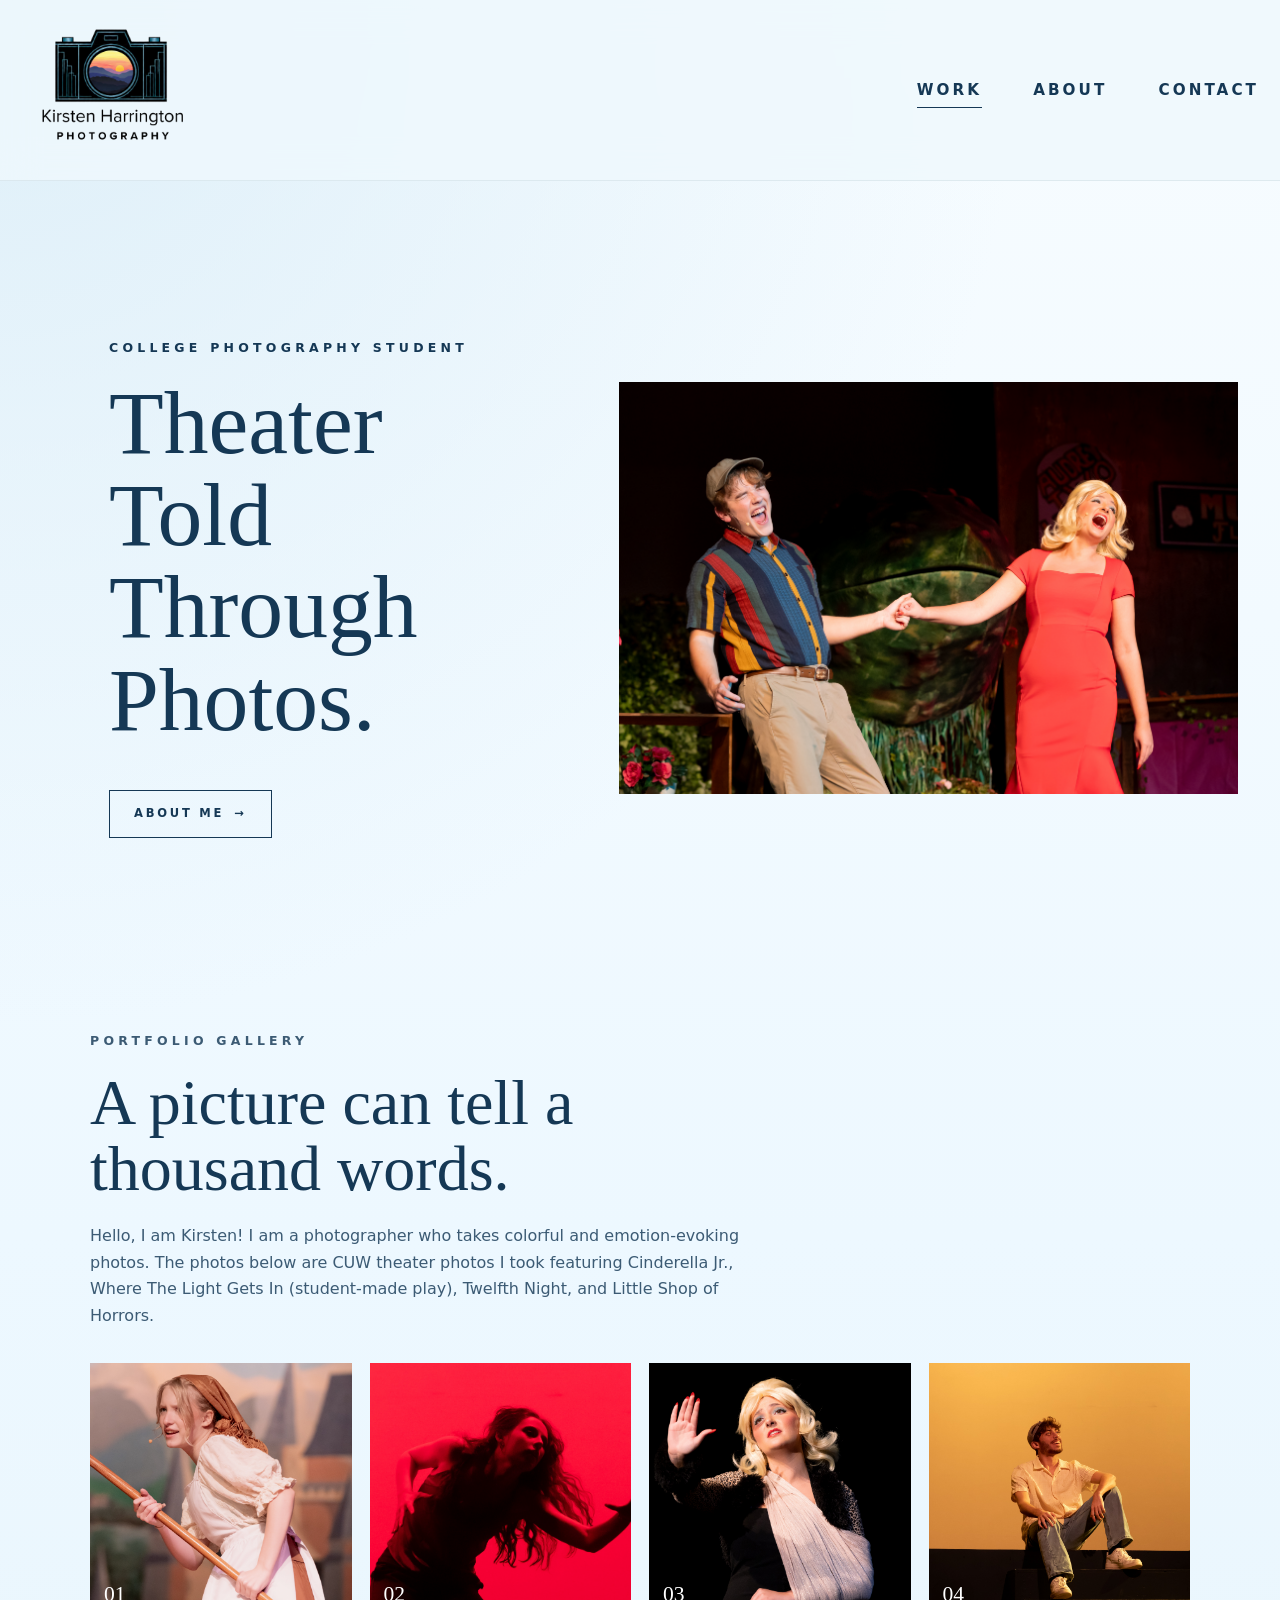
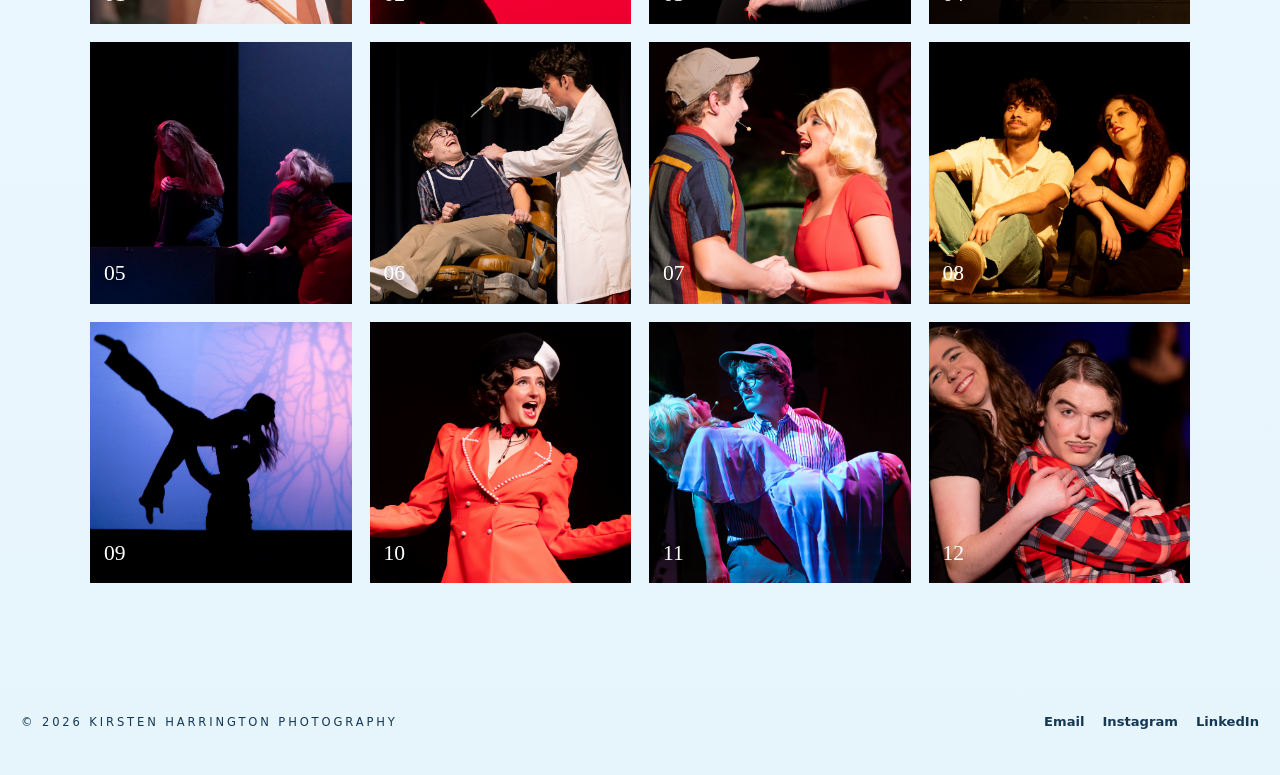
<file: index.html>
<!DOCTYPE html>
<html lang="en">
<head>
  <meta charset="UTF-8" />
  <meta name="viewport" content="width=device-width, initial-scale=1.0" />

  <meta
    name="Kirsten Harrington Photography | Portfolio"
    content="Kirsten Harrington Photography portfolio homepage features theater photos that captivate the actors' emotions through light and color."
  />

  <title> Kirsten Harrington Photography | Projects</title>
  <link rel="icon" type="image/png" href="logoimages/Kirsten%20Harrington%20photography%20logo%20(Logo)%20-%202.PNG">
  <link rel="stylesheet" href="styles.css">
</head>
<body>
  <a class="skip-link" href="#main-content">Skip to main content</a>

  <header class="site-header">
    <nav class="navbar" aria-label="Main navigation">
  <a href="index.html" class="logo" aria-label="Kirsten Harrington Photography homepage">
  <img src="logoimages/Kirsten Harrington photography logo (Logo) copy.png" alt="Kirsten Harrington Photography logo" />
</a>

      <ul class="nav-menu" id="nav-menu">
        <li><a href="index.html" aria-current="page">Work</a></li>
        <li><a href="about.html">About</a></li>
        <li><a href="contact.html">Contact</a></li> 
      </ul>
    </nav>
  </header>

  <main id="main-content">
    <section class="hero split-hero" aria-labelledby="hero-title">
      <div class="hero-content">
        <p class="eyebrow">College Photography Student</p>

        <h1 id="hero-title">Theater Told Through Photos.</h1>

        <p class="hero-text">
         
        </p>
<a href="about.html" class="about-button">
  About Me
  <span aria-hidden="true">→</span>
</a>
  
      </div>

      <div class="hero-image-panel">
        <img
          src="homepageimages/IMG_0851.jpg"
          alt="Seymour and Audrey confessing their love for each other holding hands and singing"
        />
      </div>
    </section>

  

    <section class="section gallery-section" id="gallery" aria-labelledby="gallery-title">
      <div class="section-heading">
        <p class="eyebrow">Portfolio Gallery</p>
        <h2 id="gallery-title">A picture can tell a thousand words.</h2>
        <p>
         Hello, I am Kirsten! I am a photographer who takes colorful and emotion-evoking photos. The photos below are CUW theater photos I took featuring Cinderella Jr., Where The Light Gets In (student-made play), Twelfth Night, and Little Shop of Horrors. 
        </p>
      </div>

      <div class="gallery-grid">
        <button
          class="gallery-item"
          type="button"
          data-full="homepageimages/DSC8602.jpg"
          data-caption="Cinderella holding a broom looking determined"
        >
          <img
            src="homepageimages/DSC8602.jpg"
            alt="Cinderella holding a broom looking determined"
          />
          <span>01</span>
        </button>

        <button
          class="gallery-item"
          type="button"
          data-full="homepageimages/IMG_0417.jpg"
          data-caption="A performer poses dramatically in red stage lighting."
        >
          <img
            src="homepageimages/IMG_0417.jpg"
            alt="A performer poses dramatically in red stage lighting."
          />
          <span>02</span>
        </button>

        <button
          class="gallery-item"
          type="button"
          data-full="homepageimages/IMG_0611.jpg"
          data-caption="Audrey imagining a better life"
        >
          <img
            src="homepageimages/IMG_0611.jpg"
            alt="Audrey longing for a better life"
          />
          <span>03</span>
        </button>

        <button
          class="gallery-item"
          type="button"
          data-full="homepageimages/IMG_0681.jpg"
          data-caption="A performer smiles while sitting on stage under warm golden light"
        >
          <img
            src="homepageimages/IMG_0681.jpg"
            alt="A performer smiles while sitting on stage under warm golden light"
          />
          <span>04</span>
        </button>

        <button
          class="gallery-item"
          type="button"
          data-full="homepageimages/IMG_0767.jpg"
          data-caption="An emotional scene unfolds under red and blue stage lights depicting emotions of anger and overwhelming sadness"
        >
          <img
            src="homepageimages/IMG_0767.jpg"
            alt="An emotional scene unfolds under red and blue stage lights depicting emotions of anger and overwhelming sadness"
          />
          <span>05</span>
        </button>

        <button
          class="gallery-item"
          type="button"
          data-full="homepageimages/IMG_0768.jpg"
          data-caption="Orin trying to fix Seymour's teeth, but Seymour is mortified"
        >
          <img
            src="homepageimages/IMG_0768.jpg"
            alt="Orin trying to fix Seymour's teeth, but Seymour is mortified"
          />
          <span>06</span>
        </button>

        <button
          class="gallery-item"
          type="button"
          data-full="homepageimages/IMG_0853.jpg"
          data-caption="Seymour and Audrey proclaiming their love for each other"
        >
          <img
            src="homepageimages/IMG_0853.jpg"
            alt="Seymour and Audrey proclaiming their love for each other"
          />
          <span>07</span>
        </button>

        <button
          class="gallery-item"
          type="button"
          data-full="homepageimages/IMG_0923.jpg"
          data-caption="Two actors sit on stage under warm lighting feeling content"
        >
          <img
            src="homepageimages/IMG_0923.jpg"
            alt="Two actors sit on stage under warm lighting feeling content"
          />
          <span>08</span>
        </button>

        <button
          class="gallery-item"
          type="button"
          data-full="homepageimages/IMG_0944.jpg"
          data-caption="Silhouette of a dancer lifting another one into the air, relying on each other through tough times against blue and purple stage lighting"
        >
          <img
            src="homepageimages/IMG_0944.jpg"
            alt="Silhouette of a dancer lifting another one into the air, relying on each other through tough times against blue and purple stage lighting"
          />
          <span>09</span>
        </button>

        <button
          class="gallery-item"
          type="button"
          data-full="homepageimages/IMG_1587.jpg"
          data-caption="Feste brings a dramatic scene to life "
        >
          <img
            src="homepageimages/IMG_1587.jpg"
            alt="Outdoor travel landscape"
          />
          <span>10</span>
        </button>

        <button
          class="gallery-item"
          type="button"
          data-full="homepageimages/IMG_1005.jpg"
          data-caption="Seymour feeling sad holding dead Audrey in his arms"
        >
          <img
            src="homepageimages/IMG_1005.jpg"
            alt="Seymour feeling sad holding dead Audrey in his arms against"
          />
          <span>11</span>
        </button>

        <button
          class="gallery-item"
          type="button"
          data-full="homepageimages/IMG_1953.jpg"
          data-caption="Malvolio acting out his imagination to marry Olivia"
        >
          <img
            src="homepageimages/IMG_1953.jpg"
            alt="Malvolio acting out his imagination to marry Olivia"
          />
          <span>12</span>
        </button>
      </div>
    </section>

  </main>

  <div
    class="lightbox"
    id="lightbox"
    role="dialog"
    aria-modal="true"
    aria-labelledby="lightbox-caption"
    aria-hidden="true"
  >
    <button class="lightbox-close" type="button" aria-label="Close image preview">
      &times;
    </button>

    <div class="lightbox-content">
      <img src="homepageimages/DSC8602.jpg" alt="" id="lightbox-image" />
      <p id="lightbox-caption"></p>
    </div>
  </div>

  <footer class="site-footer">
  <p>
    &copy; <span id="current-year"></span> Kirsten Harrington Photography 
  </p>

    <div class="footer-links">
      <a href="mailto:kirstenharringtonphotography@gmail.com">Email</a>
      <a href="https://www.instagram.com/kirstenharringtonphotography/" aria-label="Instagram profile">Instagram</a>
      <a href="https://www.linkedin.com/in/kirsten-harrington-photography/?trk=public-profile-join-page" aria-label="LinkedIn profile">LinkedIn</a>
    </div>
  </footer>

  <script src="script.js"></script>
</body>
</html>
</file>
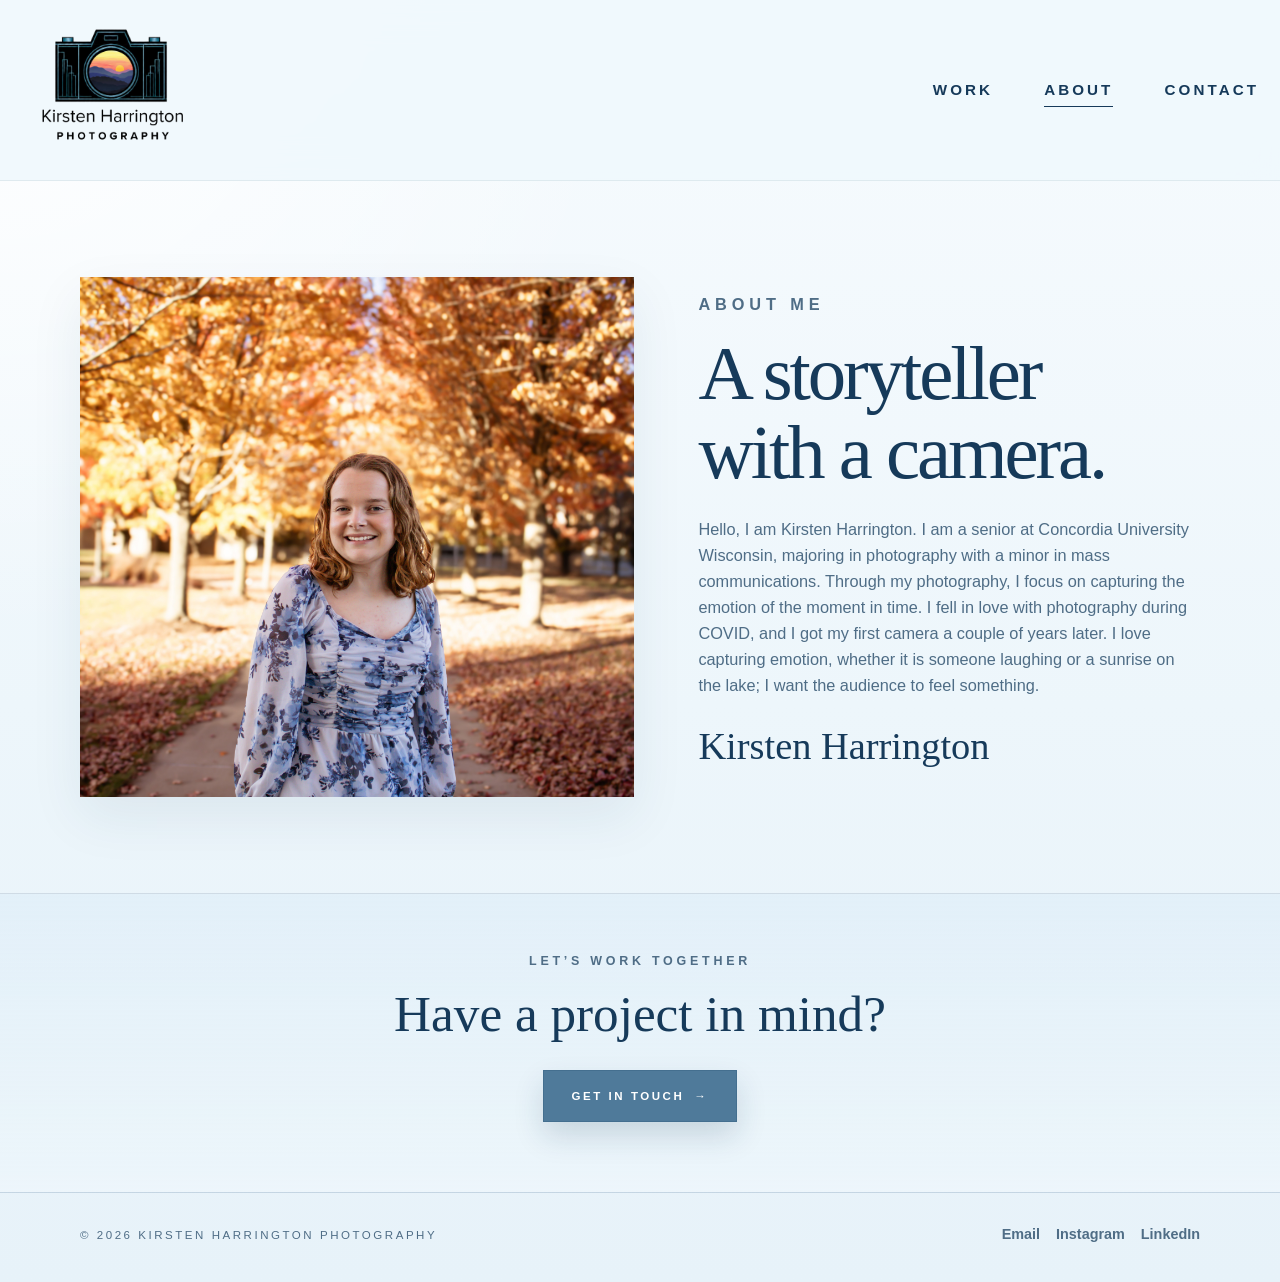
<file: about.html>
<!DOCTYPE html>
<html lang="en">
<head>
  <meta charset="UTF-8" />
  <meta name="viewport" content="width=device-width, initial-scale=1.0" />
  <meta
    name="Kirsten Harrington Photography | About Me"
    content="Kirsten Harrington Photography about me page that explains  how I got into photography"
  />
  <link rel="stylesheet" href="styles.css" />
  <title> Kirsten Harrington Photography | About Me</title>
   <link rel="icon" type="image/png" href="images/Kirsten%20Harrington%20photography%20logo%20(Logo)%20-%202.PNG">

  <style>
    :root {
      --ink: #163a5a;
      --ink-soft: #4f6d86;
      --sky: #edf6fb;
      --sky-deep: #dfeef8;
      --line: rgba(22, 58, 90, 0.14);
      --white: #ffffff;
      --button: #4f7a9a;
      --button-hover: #3d6481;
      --shadow: 0 20px 50px rgba(22, 58, 90, 0.08);
      --container: min(1120px, calc(100% - 48px));
    }

    * {
      box-sizing: border-box;
    }

    html {
      scroll-behavior: smooth;
    }

    body {
      margin: 0;
      font-family: Inter, Arial, sans-serif;
      color: var(--ink);
      background:
        radial-gradient(circle at top left, rgba(255,255,255,0.95), transparent 35%),
        linear-gradient(180deg, #f7fbfe 0%, #edf6fb 55%, #e7f2f9 100%);
      line-height: 1.6;
    }

    img {
      display: block;
      max-width: 100%;
    }

    a {
      color: inherit;
      text-decoration: none;
    }

    .skip-link {
      position: absolute;
      left: 16px;
      top: -100px;
      background: var(--ink);
      color: var(--white);
      padding: 10px 14px;
      border-radius: 999px;
      z-index: 1000;
    }

    .skip-link:focus {
      top: 16px;
    }




    .page-section {
      width: var(--container);
      margin: 0 auto;
      padding: 96px 0;
    }

    .about-layout {
      display: grid;
      grid-template-columns: 1.05fr 0.95fr;
      gap: 64px;
      align-items: center;
    }

    .about-image img {
      width: 100%;
      height: 520px;
      object-fit: cover;
      box-shadow: var(--shadow);
    }

    .eyebrow {
      margin: 0 0 16px;
      text-transform: uppercase;
      letter-spacing: 0.3em;
      font-size: 0.78rem;
      color: var(--ink-soft);
      font-weight: 700;
    }

    h1, h2, p {
      margin-top: 0;
    }

    h1 {
      margin-bottom: 24px;
      font-family: Georgia, "Times New Roman", serif;
      font-weight: 400;
      font-size: clamp(3rem, 6vw, 5rem);
      line-height: 1.02;
      letter-spacing: -0.04em;
      color: var(--ink);
    }

    .about-copy p {
      max-width: 520px;
      color: var(--ink-soft);
      font-size: 1.02rem;
      margin-bottom: 18px;
    }

    .signature {
      margin-top: 28px;
      font-family: "Brush Script MT", "Segoe Script", cursive;
      font-size: 2.4rem;
      color: var(--ink);
      line-height: 1;
    }

    .contact-band {
      text-align: center;
      padding: 58px 20px 70px;
      background: linear-gradient(180deg, rgba(223,238,248,0.7), rgba(237,246,251,0.95));
      border-top: 1px solid var(--line);
      border-bottom: 1px solid var(--line);
    }

    .contact-band .eyebrow {
      color: var(--ink-soft);
      margin-bottom: 14px;
    }

    .contact-band h2 {
      margin: 0 0 28px;
      font-family: Georgia, "Times New Roman", serif;
      font-weight: 400;
      font-size: clamp(2.2rem, 4vw, 3.5rem);
      color: var(--ink);
      line-height: 1.1;
    }

    .button {
      display: inline-flex;
      align-items: center;
      justify-content: center;
      gap: 10px;
      min-height: 52px;
      padding: 0 28px;
      background: var(--button);
      color: var(--white);
      text-transform: uppercase;
      letter-spacing: 0.22em;
      font-size: 0.72rem;
      font-weight: 800;
      transition: background 0.2s ease, transform 0.2s ease;
    }

    .button:hover {
      background: var(--button-hover);
      transform: translateY(-2px);
    }

    .site-footer {
      width: var(--container);
      margin: 0 auto;
      padding: 30px 0 36px;
      display: flex;
      justify-content: space-between;
      align-items: center;
      gap: 20px;
      color: var(--ink-soft);
    }

    .site-footer p {
      margin: 0;
      text-transform: uppercase;
      letter-spacing: 0.22em;
      font-size: 0.72rem;
    }

    .footer-links {
      display: flex;
      gap: 16px;
      flex-wrap: wrap;
    }

    .footer-links a {
      font-size: 0.9rem;
    }

    a:focus-visible,
    .button:focus-visible {
      outline: 3px solid rgba(79, 122, 154, 0.45);
      outline-offset: 4px;
    }

    @media (max-width: 900px) {
      .about-layout {
        grid-template-columns: 1fr;
        gap: 38px;
      }

      .about-image img {
        height: 380px;
      }

      .nav-menu {
        gap: 18px;
      }
    }

    @media (max-width: 640px) {
      :root {
        --container: min(100% - 28px, 1120px);
      }
      .site-footer {
        flex-direction: column;
        align-items: flex-start;
        justify-content: center;
      }

      .page-section {
        padding: 68px 0;
      }

      .about-image img {
        height: 280px;
      }

      .nav-menu {
        padding: 0;
        gap: 14px;
        flex-wrap: wrap;
      }

      .signature {
        font-size: 2rem;
      }
    }
  </style>
</head>
<body>
   <a class="skip-link" href="#main-content">Skip to main content</a>

  <header class="site-header">
    <nav class="navbar" aria-label="Main navigation">
  <a href="index.html" class="logo" aria-label="Kirsten Harrington Photography homepage">
  <img src="logoimages/Kirsten Harrington photography logo (Logo) copy.png" alt="Kirsten Harrington Photography logo" />
</a>

      <ul class="nav-menu">
        <li><a href="index.html">Work</a></li>
        <li><a href="about.html" aria-current="page">About</a></li>
        <li><a href="contact.html">Contact</a></li>
      </ul>
    </nav>
  </header>

  <main id="main-content">
    <section class="page-section">
      <div class="about-layout">
        <div class="about-image">
          <img
            src="aboutmeimages/IMG_0487.JPG"
            alt="Kirsten Harrington Profile Picture"
          />
        </div>

        <div class="about-copy">
          <p class="eyebrow">About Me</p>
          <h1>A storyteller<br>with a camera.</h1>

          <p>
            Hello, I am Kirsten Harrington. I am a senior at Concordia University Wisconsin, majoring in photography with a minor in mass communications. Through my photography, I focus on capturing the emotion of the moment in time. I fell in love with photography during COVID, and I got my first camera a couple of years later. I love capturing emotion, whether it is someone laughing or a sunrise on the lake; I want the audience to feel something.
            
          </p>

          <div class="signature">Kirsten Harrington</div>
        </div>
      </div>
    </section>
<section class="contact-band" id="contact">
  <p class="eyebrow">Let’s Work Together</p>
  <h2>Have a project in mind?</h2>

  <a href="mailto:kirstenharringtonphotography@gmail.com" class="button filled-button">
    Get in touch
    <span aria-hidden="true">→</span>
  </a>
</section>
   
  </main>

  <footer class="site-footer">
  <p>
    &copy; <span id="current-year"></span> Kirsten Harrington Photography 
  </p>

    <div class="footer-links">
      <a href="mailto:kirstenharringtonphotography@gmail.com">Email</a>
      <a href="https://www.instagram.com/kirstenharringtonphotography/" aria-label="Instagram profile">Instagram</a>
      <a href="https://www.linkedin.com/in/kirsten-harrington-photography/?trk=public-profile-join-page" aria-label="LinkedIn profile">LinkedIn</a>
    </div>
  </footer>
    <script src="script.js"></script>
</body>
</html>
</file>
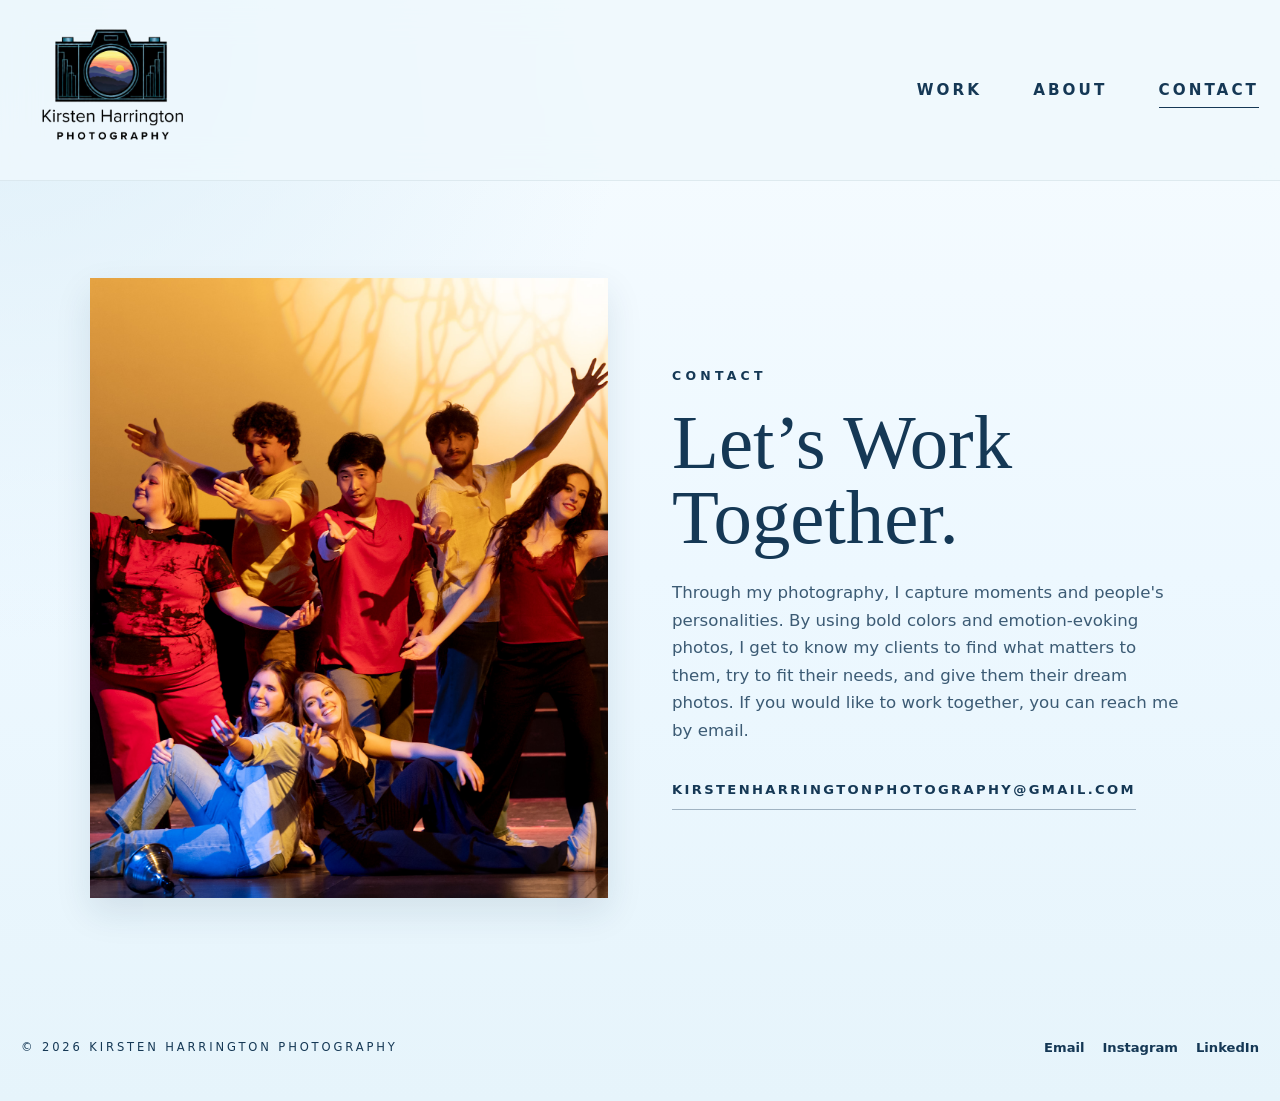
<file: contact.html>
<!DOCTYPE html>
<html lang="en">
<head>
  <meta charset="UTF-8" />
  <meta name="viewport" content="width=device-width, initial-scale=1.0" />

  <meta
    name=" Kirsten Harrington Photography | Contact Page"
    content="Contact Kirsten Harrington Photography for creative collaborations, portraits, and photography opportunities."
  />

  <title>Kirsten Harrington Photography | Contact </title>
 <link rel="icon" type="image/png" href="images/Kirsten%20Harrington%20photography%20logo%20(Logo)%20-%202.PNG">
  <link rel="stylesheet" href="styles.css" />
</head>

<body>
  <a class="skip-link" href="#main-content">Skip to main content</a>

  <header class="site-header">
    <nav class="navbar" aria-label="Main navigation">
  <a href="index.html" class="logo" aria-label="Kirsten Harrington Photography homepage">
  <img src="logoimages/Kirsten Harrington photography logo (Logo) copy.png" alt="Kirsten Harrington Photography logo" />
</a>

    <ul class="nav-menu" id="nav-menu">
      <li><a href="index.html">Work</a></li>
      <li><a href="about.html">About</a></li>
      <li><a href="contact.html" aria-current="page">Contact</a></li>
    </ul>
  </nav>
</header>


  <main id="main-content">
    <section class="contact-hero-page section" aria-labelledby="contact-title">
      <div class="contact-hero-image">
        <img
          src="contactpageimages/IMG_0988.jpg"
          alt="Students dressed in colorful outfits pose on stage"
        />
      </div>

      <div class="contact-hero-content">
        <p class="eyebrow">Contact</p>

        <h1 id="contact-title">Let’s Work Together.</h1>

        <p>
          Through my photography, I capture moments and people's personalities. By using bold colors and emotion-evoking photos, I get to know my clients to find what matters to them, try to fit their needs, and give them their dream photos.
         
            If you would like to work together, you can reach me by email.
        </p>

        <a class="contact-email-large" href="mailto:kirstenharringtonphotography@gmail.com">
          kirstenharringtonphotography@gmail.com
        </a>
      </div>
    </section>
  </main>

<footer class="site-footer">
  <p>
    &copy; <span id="current-year"></span> Kirsten Harrington Photography
  </p>

    <div class="footer-links">
      <a href="mailto:kirstenharringtonphotography@gmail.com">Email</a>
      <a href="https://www.instagram.com/kirstenharringtonphotography/" aria-label="Instagram profile">Instagram</a>
      <a href="https://www.linkedin.com/in/kirsten-harrington-photography/?trk=public-profile-join-page" aria-label="LinkedIn profile">LinkedIn</a>
    </div>
  </footer>
     <script src="script.js"></script>
</body>
</html>
</file>
<file: styles.css>
:root {
  --ink: #153855;
  --ink-deep: #0d2b43;
  --blue: #446f8f;
  --blue-soft: #dceef8;
  --blue-pale: #eef8fd;
  --sand: #f8f1e8;
  --white: #ffffff;
  --line: rgba(21, 56, 85, 0.22);

  --shadow: 0 24px 70px rgba(21, 56, 85, 0.13);
  --shadow-soft: 0 14px 34px rgba(21, 56, 85, 0.11);

  --container: min(1100px, calc(100% - 42px));
  --wide: min(1280px, calc(100% - 42px));

  --serif: Georgia, "Times New Roman", serif;
  --sans: Inter, ui-sans-serif, system-ui, -apple-system, BlinkMacSystemFont,
    "Segoe UI", sans-serif;
}

*,
*::before,
*::after {
  box-sizing: border-box;
}

html {
  scroll-behavior: smooth;
}

body {
  margin: 0;
  color: var(--ink);
  font-family: var(--sans);
  line-height: 1.65;
  background:
    radial-gradient(circle at top left, rgba(220, 238, 248, 0.95), transparent 38%),
    linear-gradient(180deg, #f7fcff 0%, #edf8ff 52%, #e6f4fb 100%);
}

img {
  display: block;
  max-width: 100%;
}

a {
  color: inherit;
}

button,
input,
textarea {
  font: inherit;
}

.skip-link {
  position: absolute;
  top: -100px;
  left: 18px;
  z-index: 200;
  padding: 10px 14px;
  color: var(--white);
  background: var(--ink-deep);
  border-radius: 999px;
  text-decoration: none;
}

.skip-link:focus {
  top: 18px;
}

.site-header {
  position: sticky;
  top: 0;
  z-index: 100;
  background: rgba(239, 248, 253, 0.84);
  backdrop-filter: blur(18px);
  border-bottom: 1px solid rgba(21, 56, 85, 0.08);
}

.navbar {
  width: var(--wide);
  min-height: 86px;
  margin: 0 auto;
  display: flex;
  align-items: center;
  justify-content: space-between;
}

.logo {
  text-decoration: none;
  text-transform: uppercase;
  letter-spacing: 0.34em;
  line-height: 1.1;
}

.logo span {
  display: block;
  font-family: var(--serif);
  font-size: clamp(1rem, 2vw, 1.45rem);
  font-weight: 400;
}

.logo small {
  display: block;
  margin-top: 8px;
  font-size: 0.72rem;
  letter-spacing: 0.36em;
}

.nav-menu {
  display: flex;
  gap: clamp(24px, 4vw, 52px);
  align-items: center;
  margin: 0;
  padding: 0;
  list-style: none;
}

.nav-menu a {
  position: relative;
  text-decoration: none;
  text-transform: uppercase;
  letter-spacing: 0.28em;
  font-size: 0.75rem;
  font-weight: 700;
}

.nav-menu a::after {
  content: "";
  position: absolute;
  left: 0;
  bottom: -9px;
  width: 0;
  height: 1px;
  background: var(--ink);
  transition: width 0.25s ease;
}

.nav-menu a:hover::after,
.nav-menu a:focus-visible::after,
.nav-menu a[aria-current="page"]::after {
  width: 100%;
}

.nav-toggle {
  display: none;
  width: 46px;
  height: 46px;
  border: 1px solid var(--line);
  border-radius: 999px;
  background: transparent;
  cursor: pointer;
}

.nav-toggle span {
  display: block;
  width: 19px;
  height: 2px;
  margin: 4px auto;
  background: var(--ink);
  transition: transform 0.25s ease, opacity 0.25s ease;
}

.section {
  width: var(--container);
  margin: 0 auto;
  padding: 86px 0;
}

.split-hero {
  width: var(--wide);
  min-height: calc(100vh - 86px);
  display: grid;
  grid-template-columns: 1fr 1fr;
  align-items: center;
  gap: 0;
  padding: 0;
}

.hero-content {
  padding: 72px 56px 72px 10px;
  justify-self: end;
  max-width: 520px;
}


.hero-image-panel {
  height: calc(100vh - 86px);
  min-height: 520px;
  overflow: hidden;
}

.hero-image-panel img {
  width: 100%;
  height: 100%;
  object-fit: cover;
}

.eyebrow {
  margin: 0 0 18px;
  color: var(--ink);
  text-transform: uppercase;
  letter-spacing: 0.34em;
  font-size: 0.78rem;
  font-weight: 700;
}

h1,
h2,
h3,
p {
  margin-top: 0;
}

h1,
h2,
h3 {
  font-family: var(--serif);
  font-weight: 400;
  line-height: 1.03;
}

h1 {
  max-width: 520px;
  margin-bottom: 24px;
  font-size: clamp(3.1rem, 7vw, 5.65rem);
}

h2 {
  margin-bottom: 22px;
  font-size: clamp(2.3rem, 5vw, 4.25rem);
}

h3 {
  margin-bottom: 12px;
  font-size: 1.55rem;
}

.hero-text,
.section-heading p,
.project-card p,
.about-preview-content p,
.story-copy p,
.value-card p {
  color: rgba(21, 56, 85, 0.82);
}

.hero-text {
  max-width: 440px;
  margin-bottom: 34px;
  font-size: 1.02rem;
}

.button {
  display: inline-flex;
  align-items: center;
  justify-content: center;
  gap: 12px;
  min-height: 52px;
  padding: 0 28px;
  text-decoration: none;
  text-transform: uppercase;
  letter-spacing: 0.24em;
  font-size: 0.72rem;
  font-weight: 800;
  cursor: pointer;
  transition:
    transform 0.2s ease,
    background 0.2s ease,
    color 0.2s ease,
    box-shadow 0.2s ease;
}

.button:hover {
  transform: translateY(-2px);
}

.outline-button {
  border: 1px solid var(--ink);
  color: var(--ink);
  background: transparent;
}

.outline-button:hover {
  color: var(--white);
  background: var(--ink);
}

.filled-button {
  color: var(--white);
  background: var(--blue);
  border: 1px solid var(--blue);
  box-shadow: 0 14px 30px rgba(21, 56, 85, 0.16);
}

.filled-button:hover {
  background: var(--ink);
  border-color: var(--ink);
}

.center-heading {
  text-align: center;
  margin-bottom: 34px;
}

.center-heading .eyebrow {
  display: inline-block;
  margin-inline: 24px;
}

.heading-line {
  display: inline-block;
  width: 48px;
  height: 1px;
  vertical-align: middle;
  background: rgba(21, 56, 85, 0.42);
}

.center-heading h2 {
  margin-top: 0;
}

.project-grid {
  display: grid;
  grid-template-columns: repeat(3, 1fr);
  gap: 42px;
}

.project-card img {
  width: 100%;
  aspect-ratio: 1.22 / 1;
  object-fit: cover;
  margin-bottom: 20px;
  box-shadow: var(--shadow-soft);
}

.project-card p {
  max-width: 290px;
}

.project-card a,
.text-link {
  display: inline-flex;
  align-items: center;
  gap: 10px;
  margin-top: 4px;
  color: var(--ink);
  text-decoration: none;
  text-transform: uppercase;
  letter-spacing: 0.25em;
  font-size: 0.72rem;
  font-weight: 800;
}

.project-card a:hover,
.text-link:hover {
  color: var(--blue);
}

.section-heading {
  max-width: 660px;
  margin-bottom: 34px;
}

.gallery-section {
  padding-top: 36px;
}

.gallery-grid {
  display: grid;
  grid-template-columns: repeat(4, 1fr);
  gap: 18px;
}

.gallery-item {
  position: relative;
  overflow: hidden;
  display: block;
  padding: 0;
  border: 0;
  background: transparent;
  cursor: pointer;
  aspect-ratio: 1 / 1;
}

.gallery-item img {
  width: 100%;
  height: 100%;
  object-fit: cover;
  transition:
    transform 0.35s ease,
    filter 0.35s ease;
}

.gallery-item span {
  position: absolute;
  left: 14px;
  bottom: 12px;
  z-index: 2;
  color: var(--white);
  font-family: var(--serif);
  font-size: 1.35rem;
  text-shadow: 0 2px 12px rgba(0, 0, 0, 0.45);
}

.gallery-item::after {
  content: "View";
  position: absolute;
  inset: 0;
  display: grid;
  place-items: center;
  color: var(--white);
  background: rgba(13, 43, 67, 0.36);
  opacity: 0;
  text-transform: uppercase;
  letter-spacing: 0.26em;
  font-size: 0.78rem;
  font-weight: 800;
  transition: opacity 0.25s ease;
}

.gallery-item:hover img,
.gallery-item:focus-visible img {
  transform: scale(1.06);
  filter: saturate(1.05);
}

.gallery-item:hover::after,
.gallery-item:focus-visible::after {
  opacity: 1;
}

.about-preview {
  display: grid;
  grid-template-columns: 1.05fr 1fr;
  gap: 76px;
  align-items: center;
}

.about-preview-image img {
  width: 100%;
  height: 360px;
  object-fit: cover;
  box-shadow: var(--shadow-soft);
}

.about-preview-content {
  max-width: 500px;
}

.signature {
  margin: 20px 0 18px;
  color: var(--ink) !important;
  font-family: "Brush Script MT", "Segoe Script", cursive;
  font-size: 2rem;
  line-height: 1;
}

.contact-band {
  padding: 54px 20px 64px;
  text-align: center;
  background: rgba(220, 238, 248, 0.74);
  border-top: 1px solid rgba(21, 56, 85, 0.08);
  border-bottom: 1px solid rgba(21, 56, 85, 0.08);
}

.contact-band h2 {
  margin-bottom: 24px;
  font-size: clamp(2rem, 4vw, 3rem);
}

.site-footer {
  width: var(--wide);
  margin: 0 auto;
  padding: 42px 0;
  display: flex;
  align-items: center;
  justify-content: space-between;
  gap: 24px;
}

.site-footer p {
  margin: 0;
  text-transform: uppercase;
  letter-spacing: 0.25em;
  font-size: 0.72rem;
}

.footer-links {
  display: flex;
  flex-wrap: wrap;
  gap: 18px;
}

.footer-links a {
  text-decoration: none;
  font-size: 0.82rem;
  font-weight: 700;
}

.footer-links a:hover {
  color: var(--blue);
}

.lightbox {
  position: fixed;
  inset: 0;
  z-index: 300;
  display: none;
  place-items: center;
  padding: 28px;
  background: rgba(9, 30, 48, 0.82);
}

.lightbox.is-open {
  display: grid;
}

.lightbox-content {
  max-width: min(980px, 100%);
  text-align: center;
}

.lightbox-content img {
  max-height: 78vh;
  width: auto;
  margin: 0 auto;
  object-fit: contain;
  box-shadow: 0 24px 70px rgba(0, 0, 0, 0.35);
}

.lightbox-content p {
  margin: 16px 0 0;
  color: var(--white);
}

.lightbox-close {
  position: absolute;
  top: 24px;
  right: 28px;
  width: 48px;
  height: 48px;
  border: 1px solid rgba(255, 255, 255, 0.62);
  border-radius: 999px;
  color: var(--white);
  background: transparent;
  font-size: 2rem;
  line-height: 1;
  cursor: pointer;
}

.about-hero {
  display: grid;
  grid-template-columns: 0.9fr 1fr;
  gap: 70px;
  align-items: center;
}

.about-hero-content p {
  max-width: 570px;
  color: rgba(21, 56, 85, 0.82);
}

.about-hero-image img {
  width: 100%;
  height: 620px;
  object-fit: cover;
  box-shadow: var(--shadow);
}

.story-section {
  display: grid;
  grid-template-columns: 0.8fr 1fr;
  gap: 64px;
  border-top: 1px solid rgba(21, 56, 85, 0.12);
  border-bottom: 1px solid rgba(21, 56, 85, 0.12);
}

.story-copy {
  max-width: 680px;
}

.values-grid {
  display: grid;
  grid-template-columns: repeat(3, 1fr);
  gap: 26px;
}

.value-card {
  min-height: 260px;
  padding: 28px;
  background: rgba(255, 255, 255, 0.46);
  border: 1px solid rgba(21, 56, 85, 0.11);
  box-shadow: var(--shadow-soft);
}

.value-card span {
  display: block;
  margin-bottom: 44px;
  color: var(--blue);
  font-family: var(--serif);
  font-size: 2rem;
}

:focus-visible {
  outline: 3px solid rgba(68, 111, 143, 0.55);
  outline-offset: 4px;
}

@media (max-width: 950px) {
  .nav-toggle {
    display: block;
  }

  .nav-menu {
    position: absolute;
    top: 86px;
    left: 21px;
    right: 21px;
    display: grid;
    gap: 0;
    padding: 12px;
    background: rgba(239, 248, 253, 0.98);
    border: 1px solid rgba(21, 56, 85, 0.14);
    box-shadow: var(--shadow-soft);
    opacity: 0;
    pointer-events: none;
    transform: translateY(-14px);
    transition: opacity 0.2s ease, transform 0.2s ease;
  }

  .nav-menu.is-open {
    opacity: 1;
    pointer-events: auto;
    transform: translateY(0);
  }

  .nav-menu a {
    display: block;
    padding: 14px;
  }

  .nav-toggle.is-open span:nth-child(1) {
    transform: translateY(6px) rotate(45deg);
  }

  .nav-toggle.is-open span:nth-child(2) {
    opacity: 0;
  }

  .nav-toggle.is-open span:nth-child(3) {
    transform: translateY(-6px) rotate(-45deg);
  }

  .split-hero,
  .about-preview,
  .about-hero,
  .story-section {
    grid-template-columns: 1fr;
  }

  .split-hero {
    width: 100%;
    min-height: auto;
  }

  .hero-content {
    width: var(--container);
    margin: 0 auto;
    padding: 70px 0;
  }

  .hero-image-panel {
    height: 460px;
    min-height: auto;
  }

  .project-grid,
  .values-grid {
    grid-template-columns: 1fr;
  }

  .project-card p {
    max-width: none;
  }

  .gallery-grid {
    grid-template-columns: repeat(3, 1fr);
  }

  .about-preview {
    gap: 36px;
  }

  .about-preview-content {
    max-width: none;
  }

  .about-hero-image img {
    height: 460px;
  }
}

@media (max-width: 640px) {
  :root {
    --container: min(100% - 30px, 1100px);
    --wide: min(100% - 30px, 1280px);
  }

  .navbar {
    min-height: 76px;
  }

  .logo {
    letter-spacing: 0.2em;
  }

  .logo small {
    letter-spacing: 0.24em;
  }

  .nav-menu {
    top: 76px;
  }

  .section {
    padding: 64px 0;
  }

  h1 {
    font-size: clamp(3rem, 16vw, 4.4rem);
  }

  .hero-image-panel {
    height: 340px;
  }

  .center-heading .eyebrow {
    margin-inline: 10px;
  }

  .heading-line {
    width: 28px;
  }

  .gallery-grid {
    grid-template-columns: repeat(2, 1fr);
    gap: 12px;
  }

  .about-preview-image img,
  .about-hero-image img {
    height: 320px;
  }

  .site-footer {
    flex-direction: column;
    align-items: flex-start;
  }

  .lightbox {
    padding: 18px;
  }

  .lightbox-close {
    top: 16px;
    right: 16px;
  }
}

@media (prefers-reduced-motion: reduce) {
  *,
  *::before,
  *::after {
    scroll-behavior: auto !important;
    transition: none !important;
  }
}
.about-button {
  display: inline-flex;
  align-items: center;
  justify-content: center;
  gap: 10px;
  margin-top: 10px;
  min-height: 48px;
  padding: 0 24px;
  border: 1px solid #153855;
  color: #153855;
  background: transparent;
  text-decoration: none;
  text-transform: uppercase;
  letter-spacing: 0.24em;
  font-size: 0.72rem;
  font-weight: 800;
  transition:
    background 0.2s ease,
    color 0.2s ease,
    transform 0.2s ease;
}

.about-button:hover {
  background: #153855;
  color: #ffffff;
  transform: translateY(-2px);
}

.about-button:focus-visible {
  outline: 3px solid rgba(68, 111, 143, 0.55);
  outline-offset: 4px;
}
.contact-page {
  display: grid;
  grid-template-columns: 0.9fr 1.1fr;
  gap: 72px;
  align-items: start;
  padding-top: 86px;
}

.contact-page-copy {
  max-width: 520px;
}

.contact-page-copy h1 {
  margin-bottom: 24px;
  font-size: clamp(3rem, 6vw, 5.35rem);
}

.contact-page-copy > p {
  color: rgba(21, 56, 85, 0.82);
  font-size: 1.04rem;
}

.contact-details {
  display: grid;
  gap: 22px;
  margin-top: 38px;
  padding-top: 32px;
  border-top: 1px solid rgba(21, 56, 85, 0.16);
}

.contact-details div {
  display: grid;
  gap: 4px;
}

.contact-details span {
  color: var(--ink);
  text-transform: uppercase;
  letter-spacing: 0.28em;
  font-size: 0.72rem;
  font-weight: 800;
}

.contact-details a,
.contact-details p {
  margin: 0;
  color: rgba(21, 56, 85, 0.82);
}

.contact-details a {
  text-decoration: none;
  border-bottom: 1px solid transparent;
  width: fit-content;
}

.contact-details a:hover {
  color: var(--blue);
  border-bottom-color: var(--blue);
}

.contact-page-form {
  padding: clamp(26px, 4vw, 46px);
  background: rgba(255, 255, 255, 0.5);
  border: 1px solid rgba(21, 56, 85, 0.12);
  box-shadow: var(--shadow-soft);
}

.form-row {
  display: grid;
  gap: 8px;
  margin-bottom: 20px;
}

.form-row label {
  color: var(--ink);
  text-transform: uppercase;
  letter-spacing: 0.22em;
  font-size: 0.72rem;
  font-weight: 800;
}

.form-row input,
.form-row textarea,
.form-row select {
  width: 100%;
  border: 1px solid rgba(21, 56, 85, 0.22);
  background: rgba(255, 255, 255, 0.78);
  color: var(--ink);
  padding: 14px 15px;
  border-radius: 0;
  outline: none;
}

.form-row textarea {
  resize: vertical;
}

.form-row input:focus,
.form-row textarea:focus,
.form-row select:focus {
  border-color: var(--blue);
  box-shadow: 0 0 0 3px rgba(68, 111, 143, 0.16);
}

.form-status {
  min-height: 24px;
  margin: 16px 0 0;
  color: var(--ink);
  font-weight: 700;
}

.contact-image-band {
  width: var(--wide);
  margin: 0 auto 72px;
}

.contact-image-band img {
  width: 100%;
  height: 380px;
  object-fit: cover;
  box-shadow: var(--shadow-soft);
}

@media (max-width: 950px) {
  .contact-page {
    grid-template-columns: 1fr;
    gap: 42px;
    padding-top: 64px;
  }

  .contact-page-copy {
    max-width: 680px;
  }

  .contact-image-band img {
    height: 320px;
  }
}

@media (max-width: 640px) {
  .contact-page {
    padding-top: 54px;
  }

  .contact-page-form {
    padding: 24px;
  }

  .contact-image-band {
    margin-bottom: 54px;
  }

  .contact-image-band img {
    height: 240px;
  }
}
.contact-simple {
  display: grid;
  grid-template-columns: 1fr 1fr;
  gap: 64px;
  align-items: center;
  min-height: calc(100vh - 86px);
}

.contact-simple-image img {
  width: 100%;
  height: 620px;
  object-fit: cover;
  box-shadow: var(--shadow-soft);
}

.contact-simple-content {
  max-width: 520px;
}

.contact-simple-content h1 {
  margin-bottom: 24px;
  font-size: clamp(3rem, 6vw, 5rem);
}

.contact-simple-content p:not(.eyebrow) {
  color: rgba(21, 56, 85, 0.82);
  font-size: 1.04rem;
  margin-bottom: 28px;
}

.contact-email-link {
  display: inline-block;
  color: var(--ink);
  text-decoration: none;
  text-transform: uppercase;
  letter-spacing: 0.18em;
  font-size: 0.82rem;
  font-weight: 800;
  padding-bottom: 6px;
  border-bottom: 1px solid rgba(21, 56, 85, 0.3);
  transition: color 0.2s ease, border-color 0.2s ease;
}

.contact-email-link:hover {
  color: var(--blue);
  border-bottom-color: var(--blue);
}

.contact-email-link:focus-visible {
  outline: 3px solid rgba(68, 111, 143, 0.55);
  outline-offset: 4px;
}

@media (max-width: 950px) {
  .navbar {
    flex-direction: column;
    align-items: flex-start;
    justify-content: center;
    padding: 20px 0;
    gap: 14px;
  }

  .nav-menu {
    display: flex;
    flex-wrap: wrap;
    gap: 18px;
  }

  .contact-simple {
    grid-template-columns: 1fr;
    gap: 36px;
    min-height: auto;
  }

  .contact-simple-image img {
    height: 420px;
  }

  .contact-simple-content {
    max-width: none;
  }
}

@media (max-width: 640px) {
  .contact-simple-image img {
    height: 300px;
  }

  .contact-simple-content h1 {
    font-size: clamp(2.7rem, 12vw, 4rem);
  }
}

.contact-hero-page {
  display: grid;
  grid-template-columns: 1fr 1fr;
  gap: 64px;
  align-items: center;
  min-height: calc(100vh - 86px);
}

.contact-hero-image img {
  width: 100%;
  height: 620px;
  object-fit: cover;
  box-shadow: var(--shadow-soft);
}

.contact-hero-content {
  max-width: 540px;
}

.contact-hero-content h1 {
  margin-bottom: 24px;
  font-size: clamp(3rem, 6vw, 5.1rem);
  line-height: 0.98;
}

.contact-hero-content p:not(.eyebrow) {
  margin-bottom: 32px;
  color: rgba(21, 56, 85, 0.82);
  font-size: 1.04rem;
}

.contact-email-large {
  display: inline-block;
  color: var(--ink);
  text-decoration: none;
  text-transform: uppercase;
  letter-spacing: 0.18em;
  font-size: 0.82rem;
  font-weight: 800;
  padding-bottom: 8px;
  border-bottom: 1px solid rgba(21, 56, 85, 0.35);
  transition:
    color 0.2s ease,
    border-color 0.2s ease,
    transform 0.2s ease;
}

.contact-email-large:hover {
  color: var(--blue);
  border-bottom-color: var(--blue);
  transform: translateY(-2px);
}

.contact-email-large:focus-visible {
  outline: 3px solid rgba(68, 111, 143, 0.55);
  outline-offset: 4px;
}

/* Responsive navigation and contact page */

@media (max-width: 950px) {
  .navbar {
    flex-direction: column;
    align-items: flex-start;
    justify-content: center;
    gap: 16px;
    padding: 20px 0;
  }

  .nav-menu {
    display: flex;
    flex-wrap: wrap;
    gap: 18px;
    align-items: center;
    margin: 0;
    padding: 0;
    position: static;
    opacity: 1;
    pointer-events: auto;
    transform: none;
    background: transparent;
    box-shadow: none;
  }

  .contact-hero-page {
    grid-template-columns: 1fr;
    gap: 38px;
    min-height: auto;
    padding-top: 58px;
  }

  .contact-hero-image {
    order: 1;
  }

  .contact-hero-content {
    order: 2;
    max-width: 680px;
  }

  .contact-hero-image img {
    height: 430px;
  }
}

@media (max-width: 640px) {
  .navbar {
    align-items: center;
    text-align: center;
  }

  .logo {
    text-align: center;
  }

  .nav-menu {
    justify-content: center;
    width: 100%;
    gap: 16px;
  }

  .nav-menu a {
    font-size: 0.68rem;
    letter-spacing: 0.22em;
  }

  .contact-hero-page {
    padding-top: 44px;
  }

  .contact-hero-image img {
    height: 300px;
  }

  .contact-hero-content h1 {
    font-size: clamp(2.7rem, 12vw, 4rem);
  }

  .contact-email-large {
    font-size: 0.74rem;
    letter-spacing: 0.14em;
    word-break: break-word;
  }
}

@media (max-width: 950px) {
  .navbar {
    width: var(--wide);
    min-height: auto;
    flex-direction: column;
    align-items: center;
    justify-content: center;
    gap: 16px;
    padding: 22px 0;
    text-align: center;
  }

  .logo {
    text-align: center;
  }

  .nav-menu {
    position: static;
    display: flex;
    flex-wrap: wrap;
    justify-content: center;
    align-items: center;
    gap: 22px;
    width: 100%;
    margin: 0;
    padding: 0;
    background: transparent;
    box-shadow: none;
    border: 0;
    opacity: 1;
    pointer-events: auto;
    transform: none;
    list-style: none;
  }

  .nav-menu a {
    display: inline-block;
    padding: 0;
  }
}

@media (max-width: 640px) {
  .navbar {
    gap: 14px;
    padding: 20px 0;
  }

  .logo {
    letter-spacing: 0.22em;
  }

  .logo span {
    font-size: 1rem;
  }

  .logo small {
    font-size: 0.68rem;
    letter-spacing: 0.24em;
  }

  .nav-menu {
    gap: 18px;
  }

  .nav-menu a {
    font-size: 0.68rem;
    letter-spacing: 0.2em;
  }
}

@media (max-width: 420px) {
  .nav-menu {
    flex-direction: column;
    gap: 10px;
  }
}

.hero-image-panel {
  width: 100%;
  height: 520px;
  overflow: hidden;
}

.hero-image-panel img {
  width: 100%;
  height: 100%;
  object-fit: contain;
  object-position: center;
  display: block;
}
.logo img {
  width: 180px;
  height: auto;
  display: block;
}
@media (max-width: 640px) {
  .navbar {
    min-height: auto;
    padding: 16px 0;
    gap: 12px;
  }

  .logo img {
    width: 90px;
    height: auto;
  }

  .nav-menu {
    gap: 14px;
  }

  .nav-menu a {
    font-size: 0.62rem;
    letter-spacing: 0.16em;
  }
}
.nav-menu a {
  font-size: 0.95rem;
  letter-spacing: 0.2em;
}

@media (max-width: 640px) {
  .nav-menu a {
    font-size: 0.75rem;
    letter-spacing: 0.14em;
  }

  .nav-menu {
    gap: 14px;
  }
}
</file>
